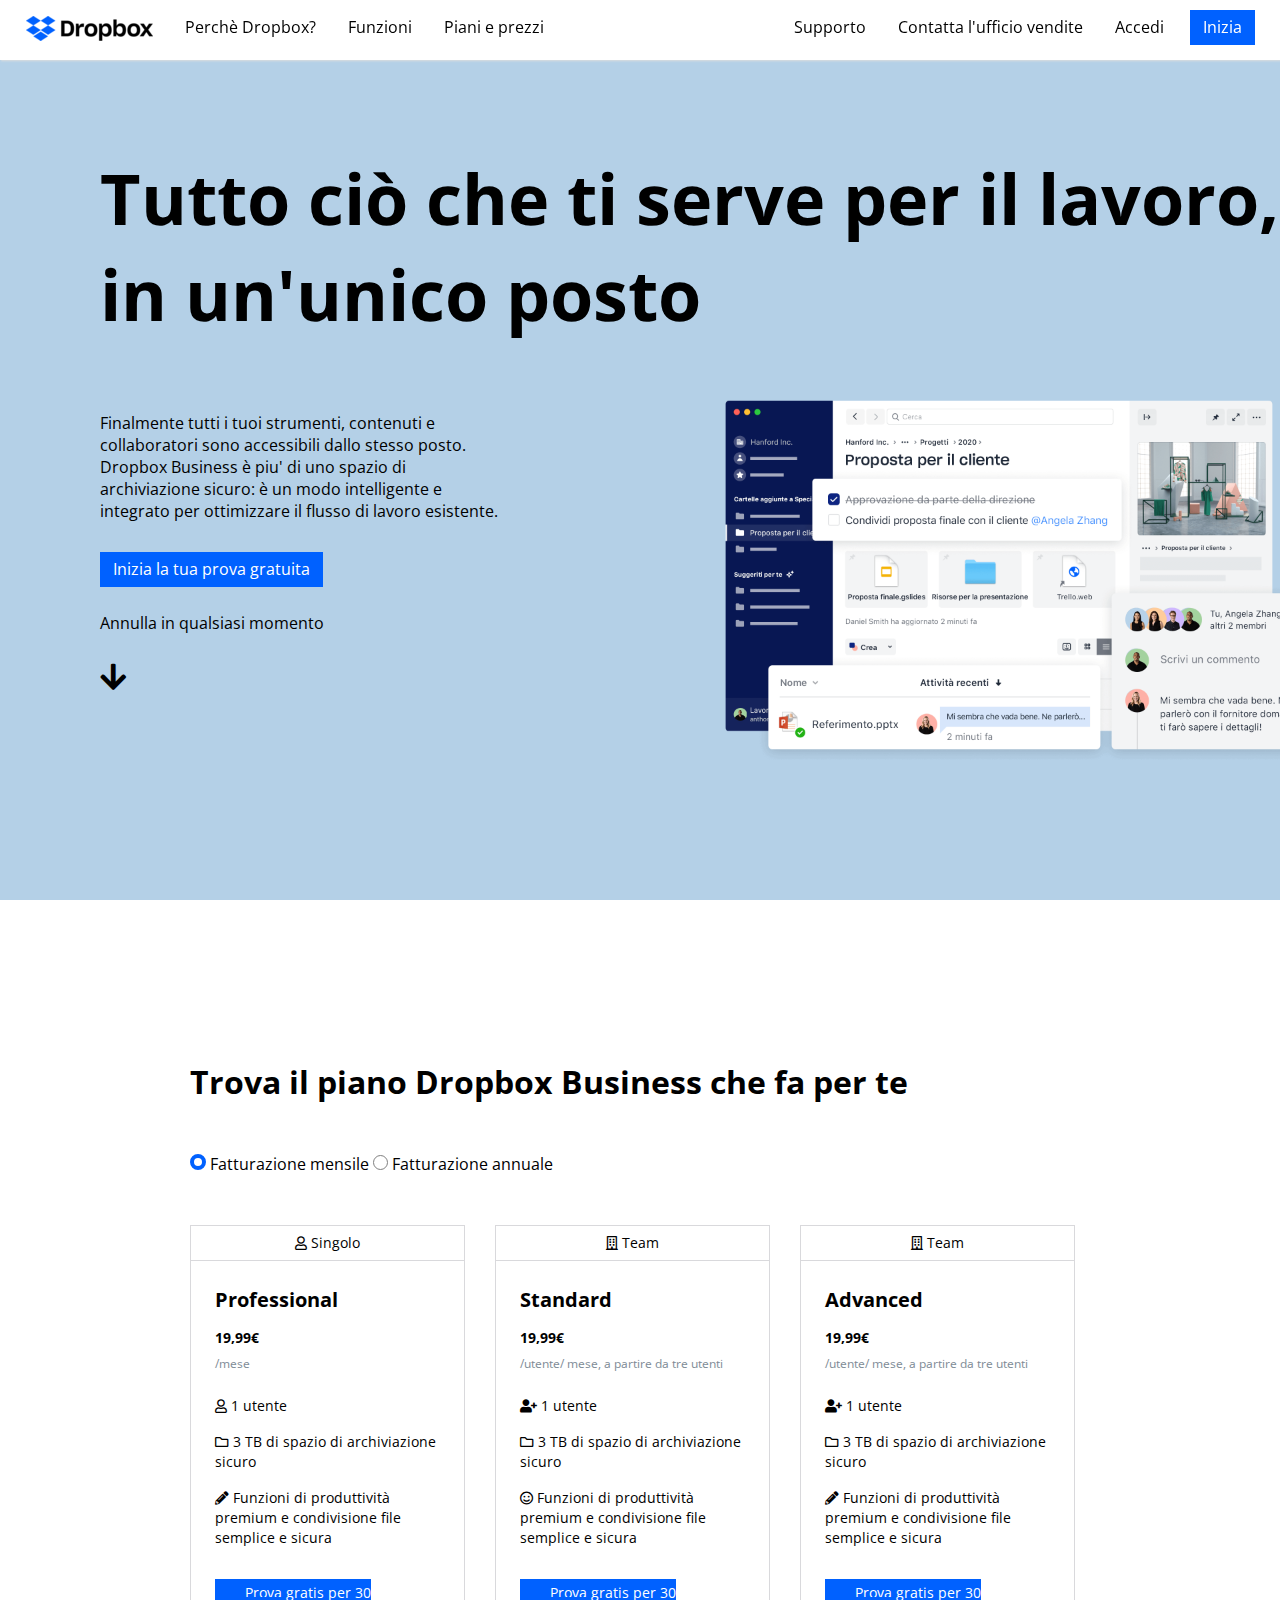
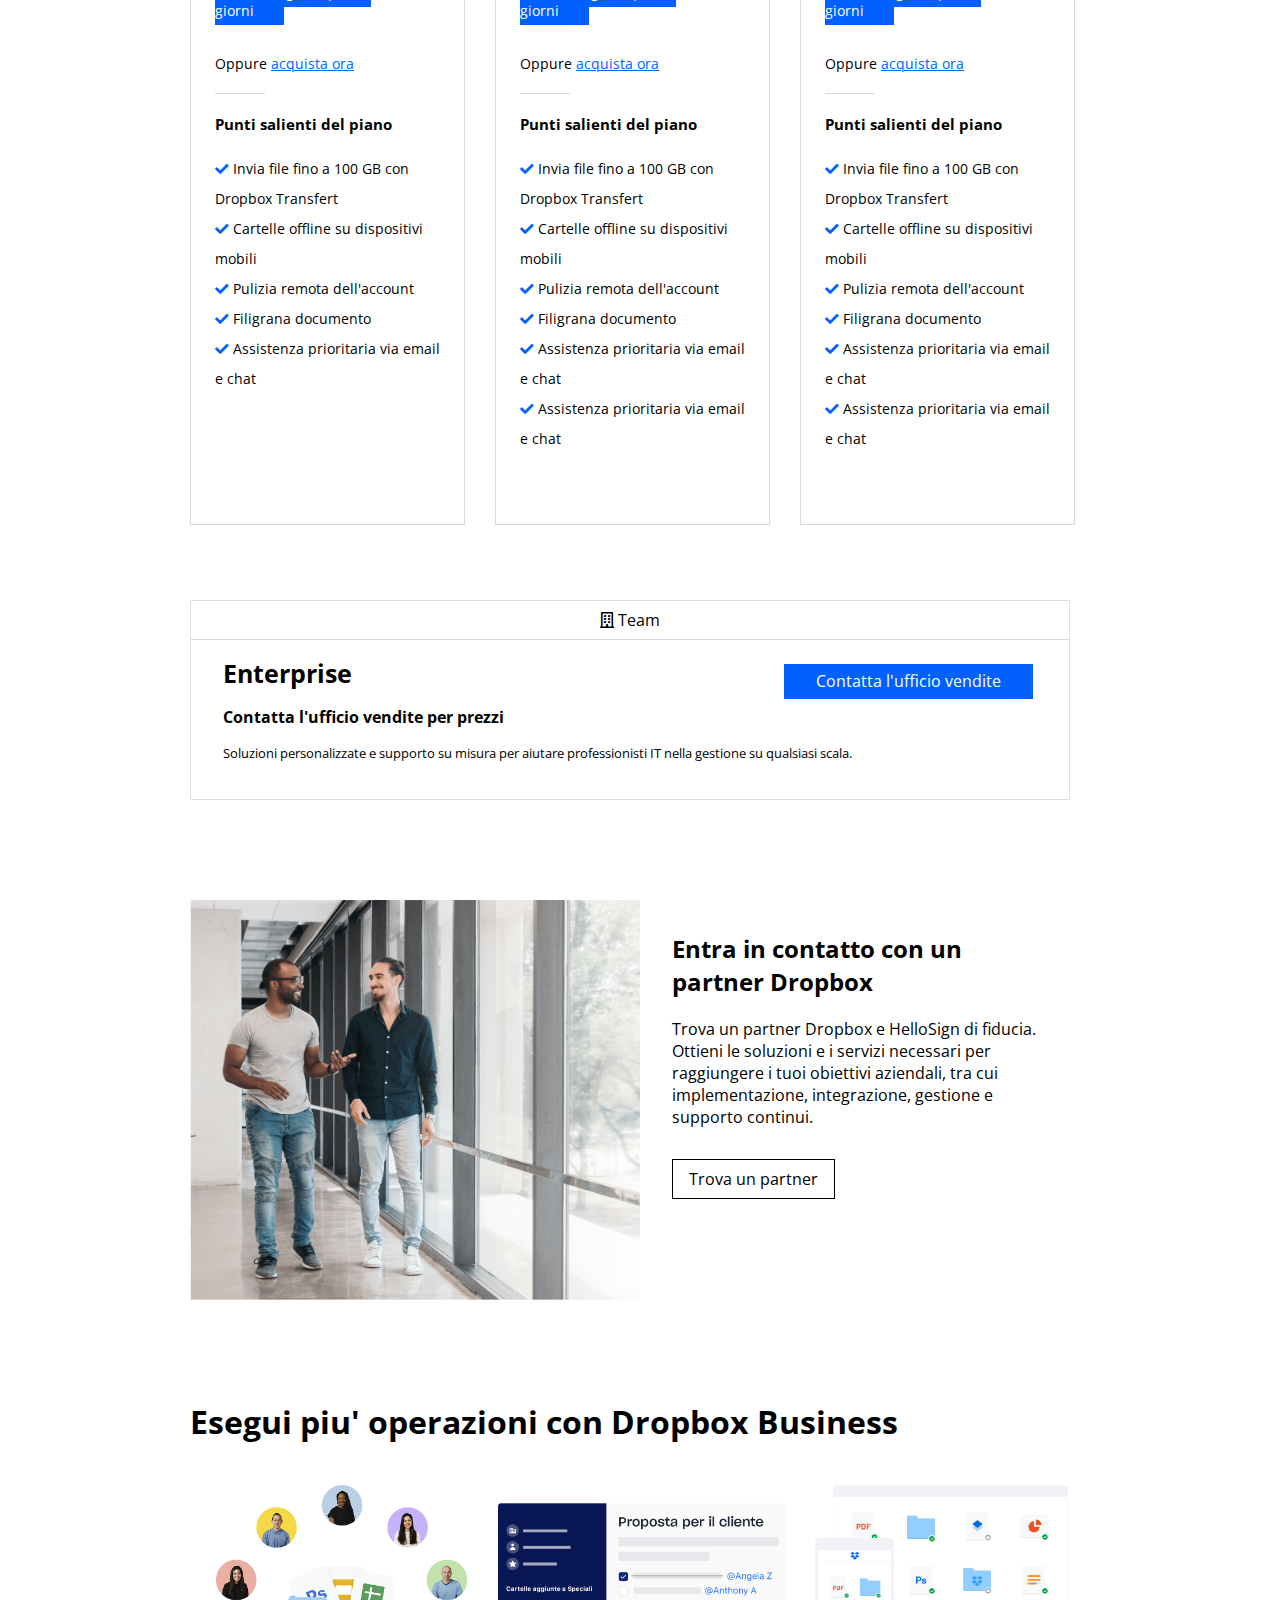
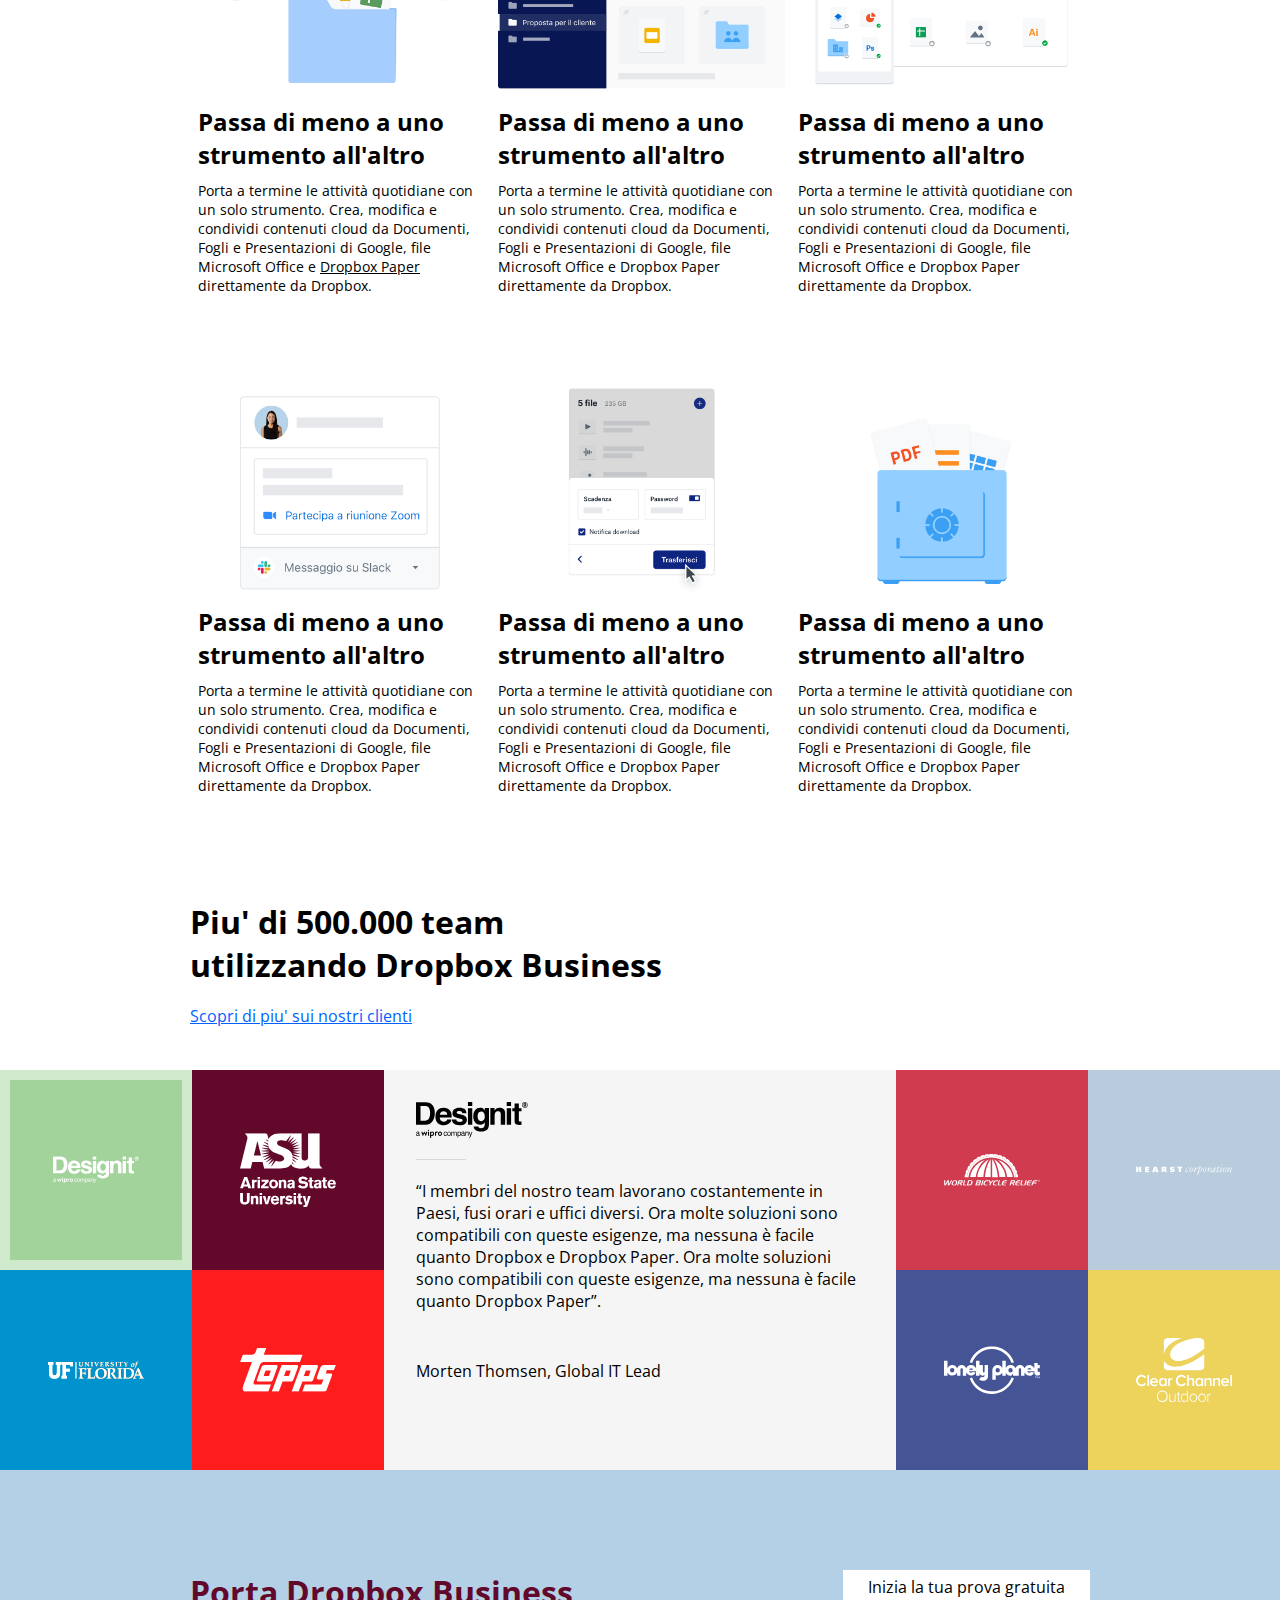
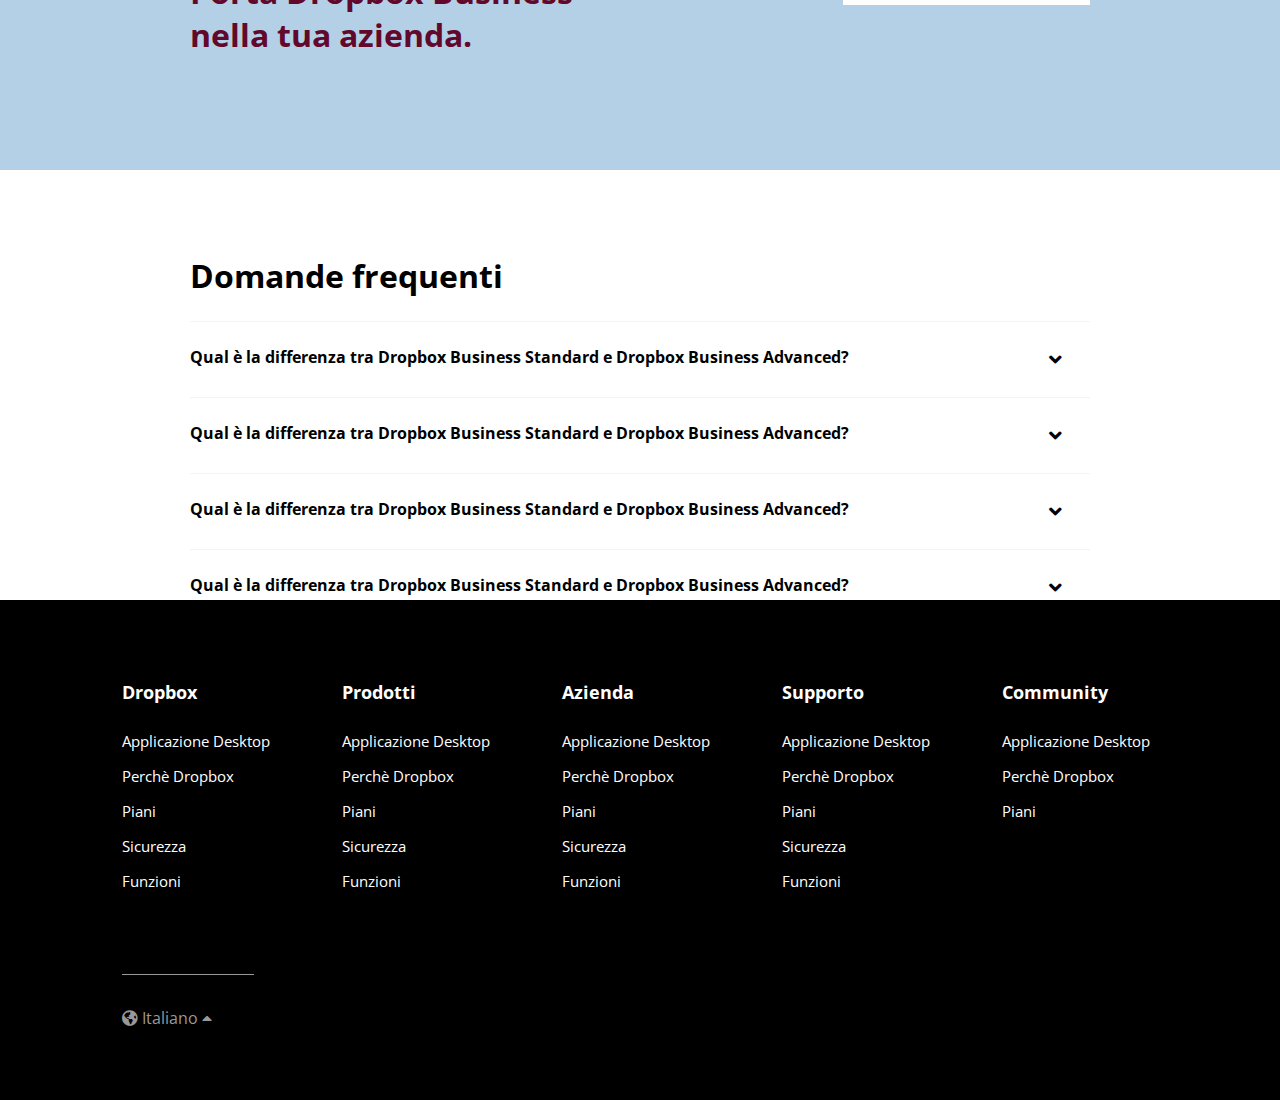
<file: index.html>
<!DOCTYPE html>
<html lang="it">
  <head>
    <meta charset="UTF-8" />
    <meta http-equiv="X-UA-Compatible" content="IE=edge" />
    <meta name="viewport" content="width=device-width, initial-scale=1.0" />
    <link rel="preconnect" href="https://fonts.gstatic.com" />
    <link rel="stylesheet" href="./css/style.css" />
    <link
      href="https://fonts.googleapis.com/css2?family=Open+Sans:ital,wght@0,400;0,700;0,800;1,400&amp;display=swap"
      rel="stylesheet"
    />
    <link
      rel="stylesheet"
      href="https://cdnjs.cloudflare.com/ajax/libs/font-awesome/5.15.4/css/all.min.css"
      integrity="sha512-1ycn6IcaQQ40/MKBW2W4Rhis/DbILU74C1vSrLJxCq57o941Ym01SwNsOMqvEBFlcgUa6xLiPY/NS5R+E6ztJQ=="
      crossorigin="anonymous"
      referrerpolicy="no-referrer"
    />
    <title>Dropbox</title>
  </head>

  <body class="clearfix">
    <header>
      <nav class="nav_bar">
        <div class="first">
          <img class="dropbox" src="./img/logo-small.png" alt="logo_Dropbox" />
          <ul class="menu">
            <li><a href="#">Perchè Dropbox?</a></li>
            <li><a href="#"> Funzioni </a></li>
            <li><a href="#"> Piani e prezzi </a></li>
          </ul>
        </div>
        <div class="second">
          <a href="#" class="but_start">Inizia</a>
          <ul class="menu1">
            <li><a href="#">Accedi</a></li>
            <li><a href="#"> Contatta l'ufficio vendite </a></li>
            <li><a href="#"> Supporto </a></li>
          </ul>
        </div>
      </nav>
    </header>
    <!-- ./header -->

    <main class="content">
      <div class="hero_image">
        <img class="jumbo" src="./img/jumbo.png" alt="sito" />
        <h1 class="heading">
          Tutto ciò che ti serve per il lavoro, <br />in un'unico posto
        </h1>
        <p class="description">
          Finalmente tutti i tuoi strumenti, contenuti e collaboratori sono
          accessibili dallo stesso posto. Dropbox Business è piu' di uno spazio
          di archiviazione sicuro: è un modo intelligente e integrato per
          ottimizzare il flusso di lavoro esistente.
        </p>
        <a href="#" class="but_free">Inizia la tua prova gratuita</a>
        <p class="caption">Annulla in qualsiasi momento</p>
        <br />
        <span class="arrow"><i class="fas fa-arrow-down"></i></span>
      </div>
      <div class="small">
        <div class="one">
          <h1 class="business">
            Trova il piano Dropbox Business che fa per te
          </h1>
          <div class="choose">
            <div class="circle_blue"></div>
            <span>Fatturazione mensile</span>
            <div class="circle"></div>
            <span>Fatturazione annuale</span>
          </div>
          <div class="uno">
            <div class="Pro">
              <span><i class="far fa-user"></i></span> Singolo
            </div>
            <div class="contenitore">
              <div class="Pro_1"><h2>Professional</h2></div>
              <div class="price">19,99€</div>
              <div class="month">/mese</div>

              <div class="elenco">
                <div class="user">
                  <span><i class="far fa-user"></i> 1 utente</span>
                </div>
                <div class="tb">
                  <span
                    ><i class="far fa-folder"></i> 3 TB di spazio di
                    archiviazione sicuro</span
                  >
                </div>
                <div class="function">
                  <span
                    ><i class="fas fa-pencil-alt"></i> Funzioni di produttività
                    premium e condivisione file semplice e sicura</span
                  >
                </div>
              </div>
              <a href="#" class="but_prova">Prova gratis per 30 giorni</a>
              <div class="buy">
                Oppure <a class="now" href="#">acquista ora</a>
              </div>
              <div class="linea"></div>
              <div class="title_card"><h4>Punti salienti del piano</h4></div>
              <ul class="list_plane">
                <li>
                  <span class="check"><i class="fas fa-check"></i></span> Invia
                  file fino a 100 GB con Dropbox Transfert
                </li>
                <li>
                  <span class="check"> <i class="fas fa-check"></i></span>
                  Cartelle offline su dispositivi mobili
                </li>
                <li>
                  <span class="check"><i class="fas fa-check"></i></span>
                  Pulizia remota dell'account
                </li>
                <li>
                  <span class="check"><i class="fas fa-check"></i></span>
                  Filigrana documento
                </li>
                <li>
                  <span class="check"><i class="fas fa-check"></i></span>
                  Assistenza prioritaria via email e chat
                </li>
              </ul>
            </div>
          </div>
          <div class="due">
            <div class="Pro"><i class="far far fa-building"></i> Team</div>
            <div class="contenitore">
              <div class="Pro_1"><h2>Standard</h2></div>
              <div class="price">19,99€</div>
              <div class="month">/utente/ mese, a partire da tre utenti</div>

              <div class="elenco">
                <div class="user">
                  <span><i class="fas fa-user-plus"></i> 1 utente</span>
                </div>
                <div class="tb">
                  <span
                    ><i class="far fa-folder"></i> 3 TB di spazio di
                    archiviazione sicuro</span
                  >
                </div>
                <div class="function">
                  <span
                    ><i class="far fa-smile"></i> Funzioni di produttività
                    premium e condivisione file semplice e sicura</span
                  >
                </div>
              </div>
              <a href="#" class="but_prova">Prova gratis per 30 giorni</a>
              <div class="buy">
                Oppure <a class="now" href="#">acquista ora</a>
              </div>
              <div class="linea"></div>
              <div class="title_card"><h4>Punti salienti del piano</h4></div>
              <ul class="list_plane">
                <li>
                  <span class="check"><i class="fas fa-check"></i></span> Invia
                  file fino a 100 GB con Dropbox Transfert
                </li>
                <li>
                  <span class="check"> <i class="fas fa-check"></i></span>
                  Cartelle offline su dispositivi mobili
                </li>
                <li>
                  <span class="check"><i class="fas fa-check"></i></span>
                  Pulizia remota dell'account
                </li>
                <li>
                  <span class="check"><i class="fas fa-check"></i></span>
                  Filigrana documento
                </li>
                <li>
                  <span class="check"><i class="fas fa-check"></i></span>
                  Assistenza prioritaria via email e chat
                </li>
                <li>
                  <span class="check"><i class="fas fa-check"></i></span>
                  Assistenza prioritaria via email e chat
                </li>
              </ul>
            </div>
          </div>
          <div class="tre">
            <div class="Pro">
              <span> <i class="far far fa-building"></i></span> Team
            </div>
            <div class="contenitore">
              <div class="Pro_1"><h2>Advanced</h2></div>
              <div class="price">19,99€</div>
              <div class="month">/utente/ mese, a partire da tre utenti</div>

              <div class="elenco">
                <div class="user">
                  <span><i class="fas fa-user-plus"></i> 1 utente</span>
                </div>
                <div class="tb">
                  <span
                    ><i class="far fa-folder"></i> 3 TB di spazio di
                    archiviazione sicuro</span
                  >
                </div>
                <div class="function">
                  <span
                    ><i class="fas fa-pencil-alt"></i> Funzioni di produttività
                    premium e condivisione file semplice e sicura</span
                  >
                </div>
              </div>
              <a href="#" class="but_prova">Prova gratis per 30 giorni</a>
              <div class="buy">
                Oppure <a class="now" href="#">acquista ora</a>
              </div>
              <div class="linea"></div>
              <div class="title_card"><h4>Punti salienti del piano</h4></div>
              <ul class="list_plane">
                <li>
                  <span class="check"><i class="fas fa-check"></i></span> Invia
                  file fino a 100 GB con Dropbox Transfert
                </li>
                <li>
                  <span class="check"><i class="fas fa-check"></i></span>
                  Cartelle offline su dispositivi mobili
                </li>
                <li>
                  <span class="check"><i class="fas fa-check"></i></span>
                  Pulizia remota dell'account
                </li>
                <li>
                  <span class="check"><i class="fas fa-check"></i></span>
                  Filigrana documento
                </li>
                <li>
                  <span class="check"><i class="fas fa-check"></i></span>
                  Assistenza prioritaria via email e chat
                </li>
                <li>
                  <span class="check"><i class="fas fa-check"></i></span>
                  Assistenza prioritaria via email e chat
                </li>
              </ul>
            </div>
          </div>
        </div>
        <div class="two">
          <div class="rectangle">
            <div class="Pro">
              <span> <i class="far far fa-building"></i></span> Team
            </div>
            <div class="box">
              <span class="Ent">Enterprise </span>
              <a href="#" class="but_sales">Contatta l'ufficio vendite</a>
              <p class="contact">Contatta l'ufficio vendite per prezzi</p>
              <p class="text">
                Soluzioni personalizzate e supporto su misura per aiutare
                professionisti IT nella gestione su qualsiasi scala.
              </p>
            </div>
          </div>
        </div>
        <div class="three">
          <div class="people"></div>
          <div class="partner">
            <h2>Entra in contatto con un partner Dropbox</h2>
            <p class="text_part">
              Trova un partner Dropbox e HelloSign di fiducia. Ottieni le
              soluzioni e i servizi necessari per raggiungere i tuoi obiettivi
              aziendali, tra cui implementazione, integrazione, gestione e
              supporto continui.
            </p>
            <a href="#" class="but_partner">Trova un partner</a>
          </div>
        </div>
        <div class="four">
          <h1 class="get_in">Esegui piu' operazioni con Dropbox Business</h1>
          <div class="row">
            <div class="riquadri">
              <img
                class="business_image"
                src="./img/business-feature-switching-tools.png"
                alt="people and a folder"
              />
              <h2 class="strument">Passa di meno a uno strumento all'altro</h2>
              <p class="activities">
                Porta a termine le attività quotidiane con un solo strumento.
                Crea, modifica e condividi contenuti cloud da Documenti, Fogli e
                Presentazioni di Google, file Microsoft Office e
                <span class="Paper">Dropbox Paper</span> direttamente da
                Dropbox.
              </p>
            </div>
            <div class="riquadri">
              <img
                class="business_image"
                src="./img/business-feature-coordinate-it.png"
                alt="menu client"
              />
              <h2 class="strument">Passa di meno a uno strumento all'altro</h2>
              <p class="activities">
                Porta a termine le attività quotidiane con un solo strumento.
                Crea, modifica e condividi contenuti cloud da Documenti, Fogli e
                Presentazioni di Google, file Microsoft Office e Dropbox Paper
                direttamente da Dropbox.
              </p>
            </div>
          </div>
          <div class="riquadri">
            <img
              class="business_image"
              src="./img/business-feature-multi-device.png"
              alt="folder desktop"
            />
            <h2 class="strument">Passa di meno a uno strumento all'altro</h2>
            <p class="activities">
              Porta a termine le attività quotidiane con un solo strumento.
              Crea, modifica e condividi contenuti cloud da Documenti, Fogli e
              Presentazioni di Google, file Microsoft Office e Dropbox Paper
              direttamente da Dropbox.
            </p>
          </div>
          <div class="row">
            <div class="riquadri">
              <img
                class="business_image"
                src="./img/business-feature-integrations-it.png"
                alt="slack icon and zoom meeting"
              />
              <h2 class="strument">Passa di meno a uno strumento all'altro</h2>
              <p class="activities">
                Porta a termine le attività quotidiane con un solo strumento.
                Crea, modifica e condividi contenuti cloud da Documenti, Fogli e
                Presentazioni di Google, file Microsoft Office e Dropbox Paper
                direttamente da Dropbox.
              </p>
            </div>
            <div class="riquadri">
              <img
                class="business_image"
                src="./img/business-feature-send-files-it.png"
                alt="send files"
              />
              <h2 class="strument">Passa di meno a uno strumento all'altro</h2>
              <p class="activities">
                Porta a termine le attività quotidiane con un solo strumento.
                Crea, modifica e condividi contenuti cloud da Documenti, Fogli e
                Presentazioni di Google, file Microsoft Office e Dropbox Paper
                direttamente da Dropbox.
              </p>
            </div>
          </div>
          <div class="riquadri">
            <img
              class="business_image"
              src="./img/business-feature-security.png"
              alt="files security"
            />
            <h2 class="strument">Passa di meno a uno strumento all'altro</h2>
            <p class="activities">
              Porta a termine le attività quotidiane con un solo strumento.
              Crea, modifica e condividi contenuti cloud da Documenti, Fogli e
              Presentazioni di Google, file Microsoft Office e Dropbox Paper
              direttamente da Dropbox.
            </p>
          </div>
        </div>
        <div class="five">
          <h1>
            Piu' di 500.000 team <br />
            utilizzando Dropbox Business
          </h1>
          <div>
            <a class="clients" href="#"> Scopri di piu' sui nostri clienti</a>
          </div>
        </div>
      </div>

      <div class="large">
        <div class="quad_box">
          <div class="riga">
            <div class="sponsor">
              <img class="design" src="./img/designit.svg" alt="" />
            </div>
            <div class="sponsor1">
              <img
                class="design"
                src="./img/arizona_state_university.svg"
                alt=""
              />
            </div>
            <div class="sponsor2">
              <img
                class="design"
                src="./img/university_of_florida.svg"
                alt=""
              />
            </div>
            <div class="sponsor3">
              <img class="design" src="./img/topps.svg" alt="" />
            </div>
          </div>
        </div>
        <div class="company">
          <img class="black_logo" src="./img/designit.svg" alt="" />
          <div class="linea"></div>
          <p class="country">
            “I membri del nostro team lavorano costantemente in Paesi, fusi
            orari e uffici diversi. Ora molte soluzioni sono compatibili con
            queste esigenze, ma nessuna è facile quanto Dropbox e Dropbox Paper.
            Ora molte soluzioni sono compatibili con queste esigenze, ma nessuna
            è facile quanto Dropbox Paper”.
          </p>
          <div class="cit">Morten Thomsen, Global IT Lead</div>
        </div>
        <div class="quad_box">
          <div class="riga">
            <div class="sponsor4">
              <img class="design" src="./img/world_bicycle_relief.svg" alt="" />
            </div>
            <div class="sponsor5">
              <img class="design" src="./img/hearst_corp.svg" alt="" />
            </div>
            <div class="sponsor6">
              <img class="design" src="./img/lonely_planet.svg" alt="" />
            </div>
            <div class="sponsor7">
              <img class="design" src="./img/clear_channel.svg" alt="" />
            </div>
          </div>
        </div>
      </div>
      <div class="large1">
        <div class="take_dropbox">
          <div class="agency">
            <h1 class="title_dark">
              Porta Dropbox Business <br />
              nella tua azienda.
            </h1>
            <a class="but_final" href="#">Inizia la tua prova gratuita</a>
          </div>
        </div>
      </div>

      <div class="small1">
        <div class="questions">
          <div class="row_quote">
            <h1>Domande frequenti</h1>
          </div>
          <div class="row_quote">
            <div class="bold">
              Qual è la differenza tra Dropbox Business Standard e Dropbox
              Business Advanced?
              <div class="angle_down"><i class="fas fa-angle-down"></i></div>
            </div>
          </div>

          <div class="row_quote">
            <div class="bold">
              Qual è la differenza tra Dropbox Business Standard e Dropbox
              Business Advanced?
              <div class="angle_down"><i class="fas fa-angle-down"></i></div>
            </div>
          </div>

          <div class="row_quote">
            <div class="bold">
              Qual è la differenza tra Dropbox Business Standard e Dropbox
              Business Advanced?
              <div class="angle_down"><i class="fas fa-angle-down"></i></div>
            </div>
          </div>

          <div class="row_quote">
            <div class="bold">
              Qual è la differenza tra Dropbox Business Standard e Dropbox
              Business Advanced?
              <div class="angle_down"><i class="fas fa-angle-down"></i></div>
            </div>
          </div>
        </div>
      </div>
    </main>
    <!-- ./main -->

    <footer class="copyright">
      <div class="columns">
        <div class="col">
          <div class="col_1">
            <h3>Dropbox</h3>
            <ul class="footer_col">
              <li><a href="#">Applicazione Desktop</a></li>
              <li><a href="#">Perchè Dropbox</a></li>
              <li><a href="#">Piani</a></li>
              <li><a href="#">Sicurezza</a></li>
              <li><a href="#">Funzioni</a></li>
            </ul>
          </div>
          <div class="col_2">
            <h3>Prodotti</h3>
            <ul class="footer_col">
              <li><a href="#">Applicazione Desktop</a></li>
              <li><a href="#">Perchè Dropbox</a></li>
              <li><a href="#">Piani</a></li>
              <li><a href="#">Sicurezza</a></li>
              <li><a href="#">Funzioni</a></li>
            </ul>
          </div>
          <div class="col_3">
            <h3>Azienda</h3>
            <ul class="footer_col">
              <li><a href="#">Applicazione Desktop</a></li>
              <li><a href="#">Perchè Dropbox</a></li>
              <li><a href="#">Piani</a></li>
              <li><a href="#">Sicurezza</a></li>
              <li><a href="#">Funzioni</a></li>
            </ul>
          </div>
          <div class="col_4">
            <h3>Supporto</h3>
            <ul class="footer_col">
              <li><a href="#">Applicazione Desktop</a></li>
              <li><a href="#">Perchè Dropbox</a></li>
              <li><a href="#">Piani</a></li>
              <li><a href="#">Sicurezza</a></li>
              <li><a href="#">Funzioni</a></li>
            </ul>
          </div>
          <div class="col_5">
            <h3>Community</h3>
            <ul class="footer_col">
              <li><a href="#">Applicazione Desktop</a></li>
              <li><a href="#">Perchè Dropbox</a></li>
              <li><a href="#">Piani</a></li>
            </ul>
          </div>
        </div>
      </div>
      <div class="language">
        <div class="foot_box">
          <div class="border"></div>
          <div class="world">
            <i class="fas fa-globe-americas"></i>
          </div>
          <div class="ita">Italiano</div>
          <div class="caret"><i class="fas fa-caret-up"></i></div>
        </div>
      </div>
    </footer>
    <!-- ./footer -->
  </body>
</html>
</file>
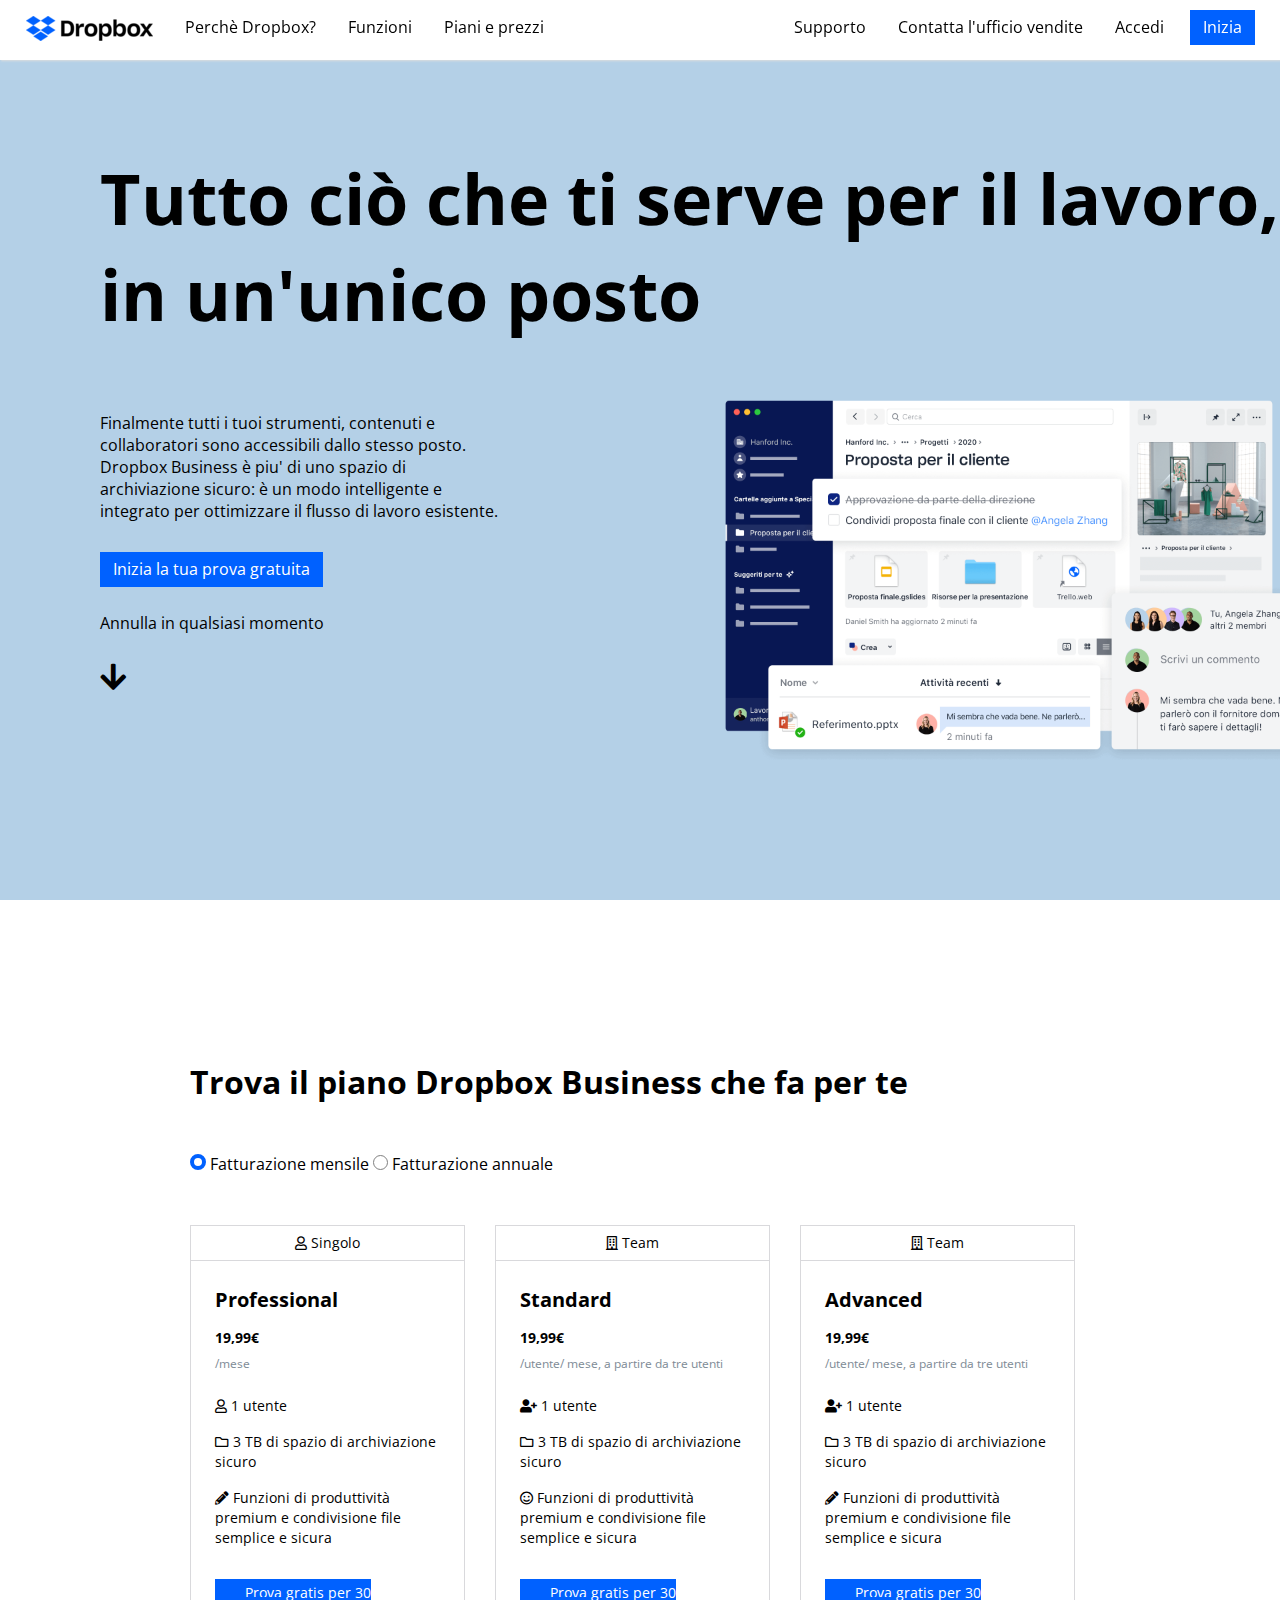
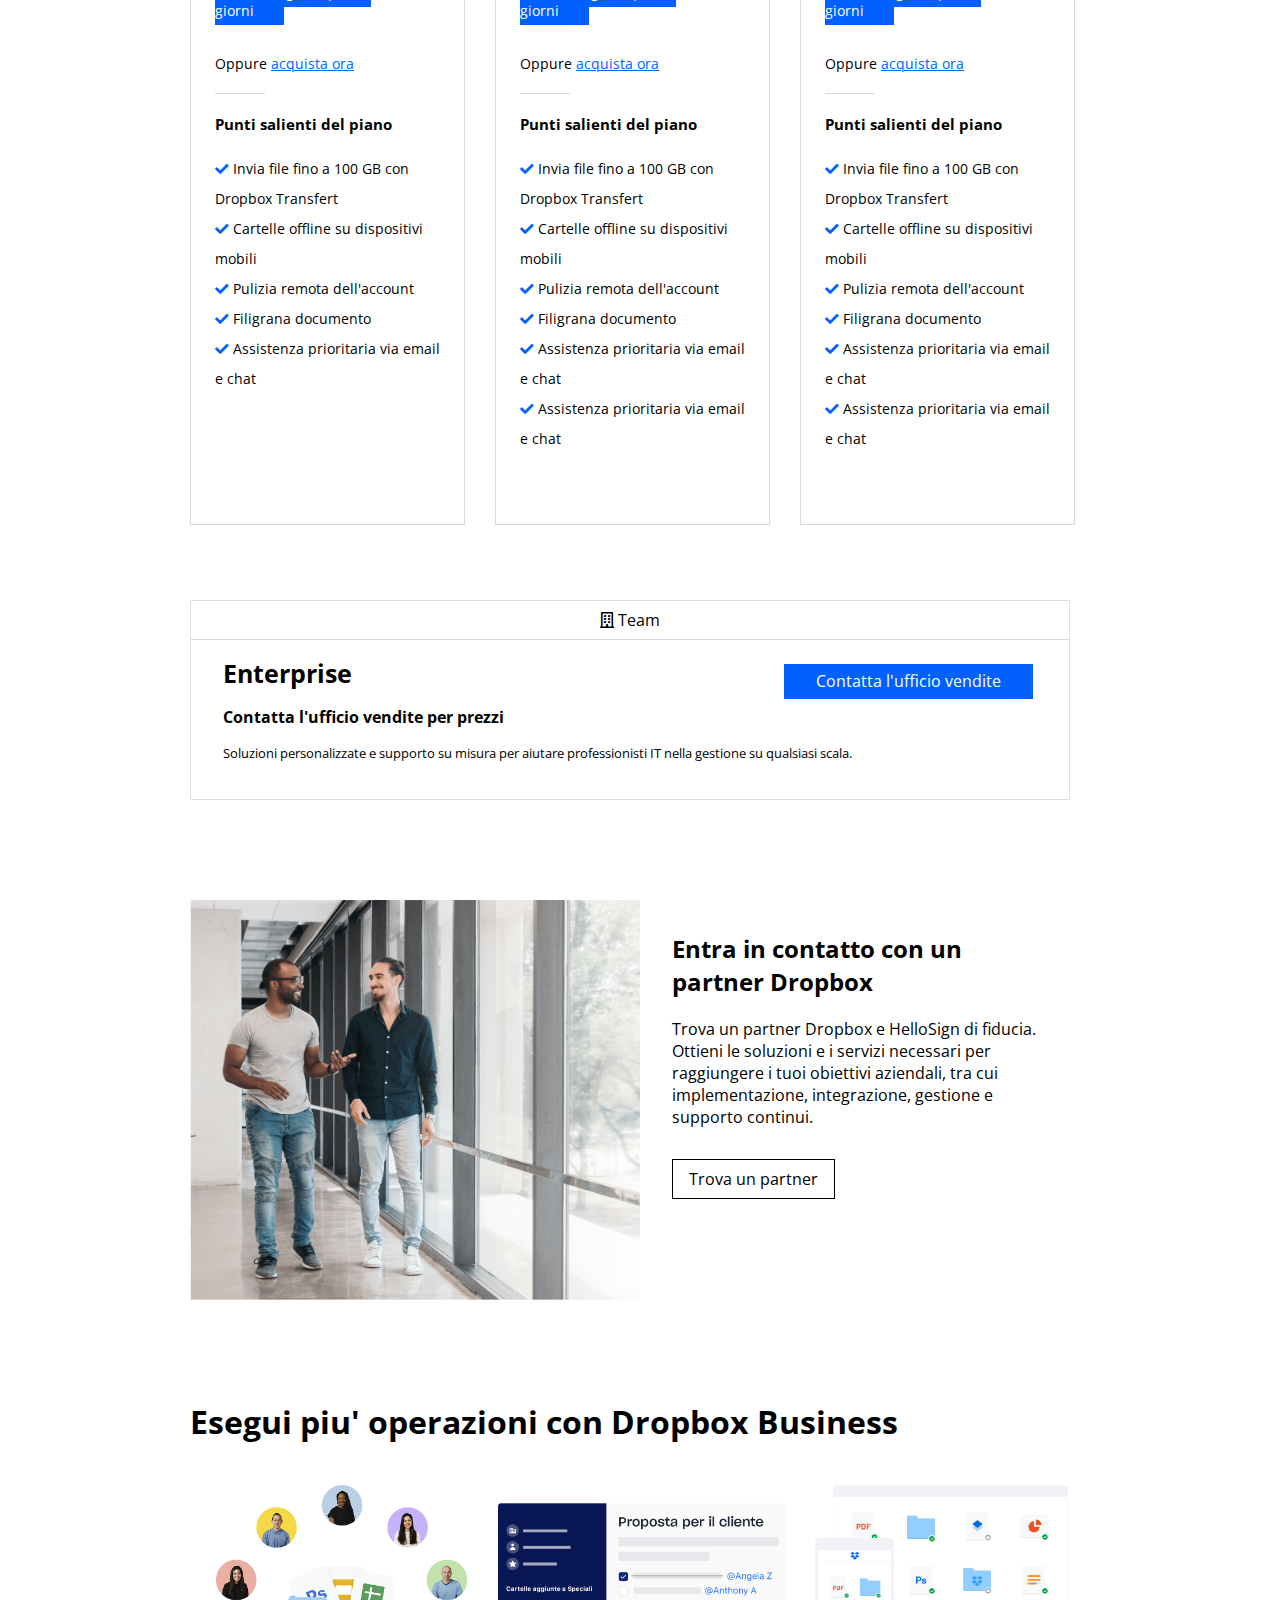
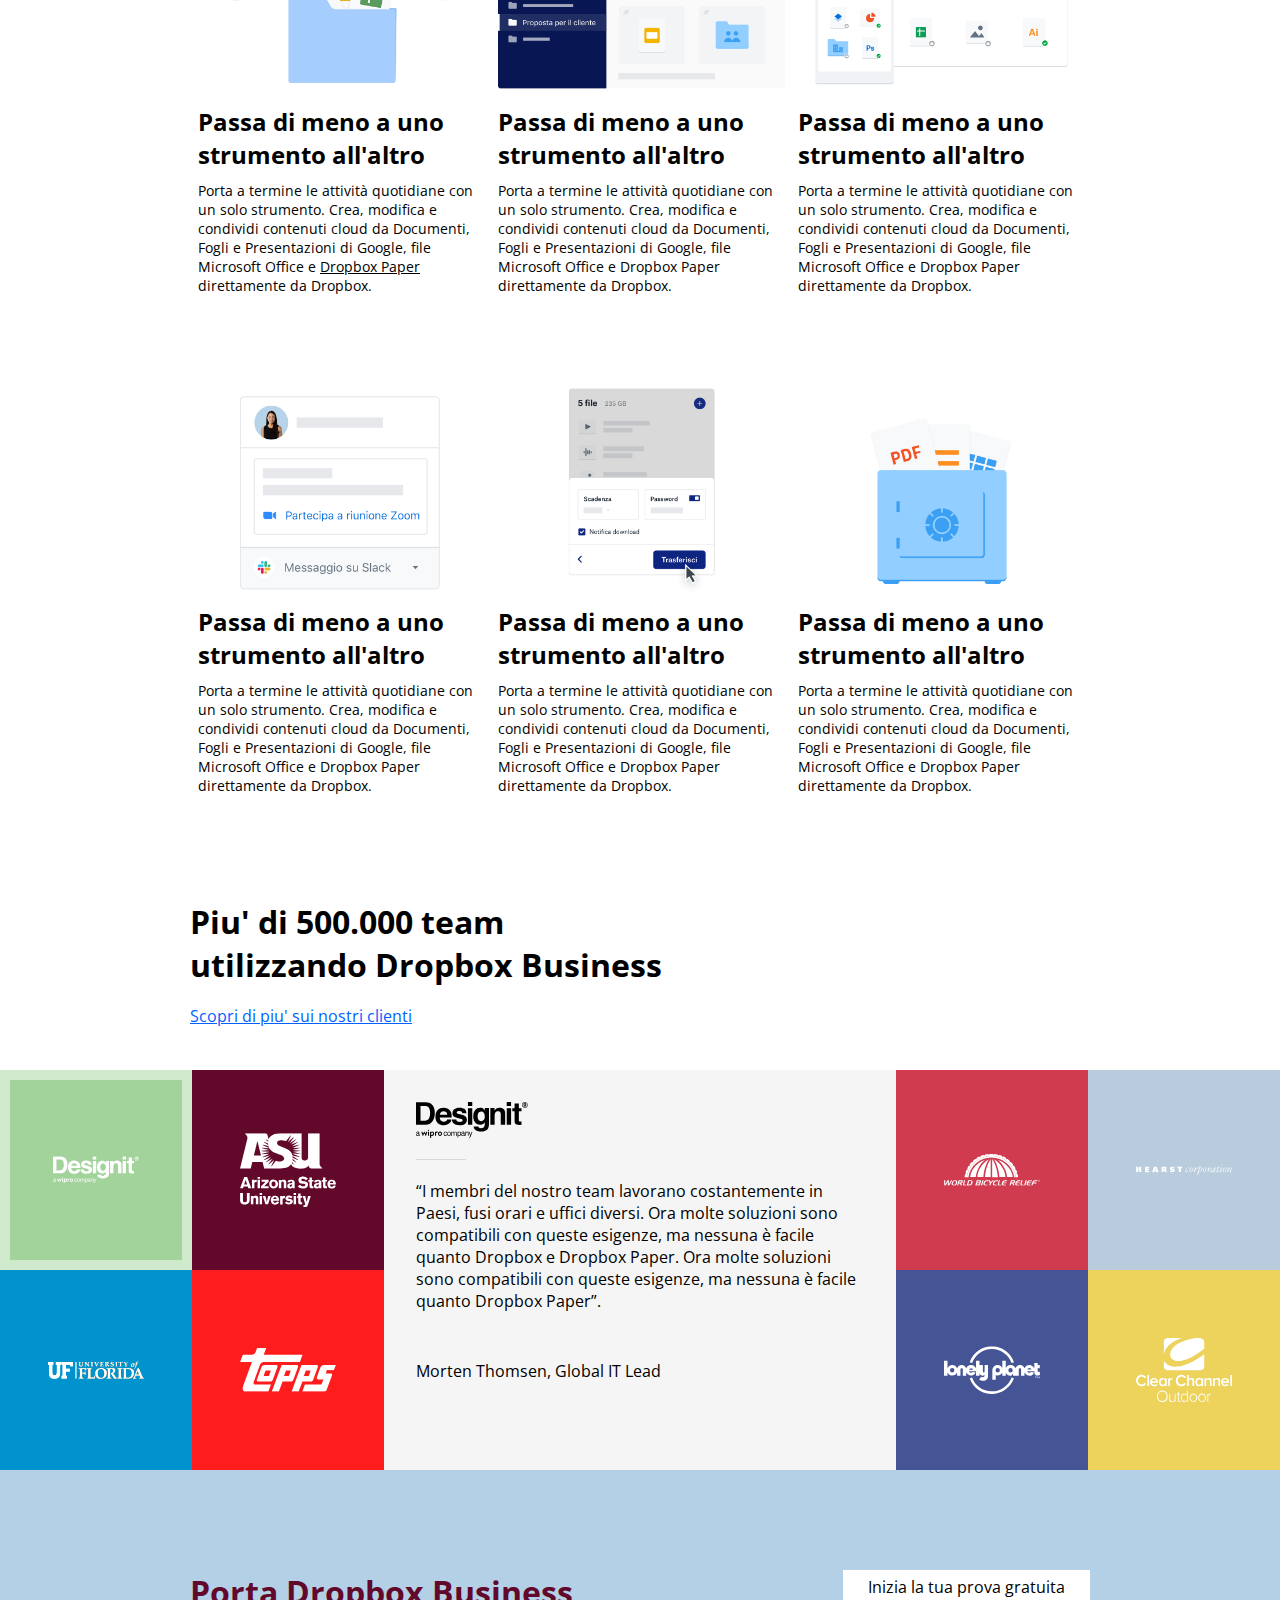
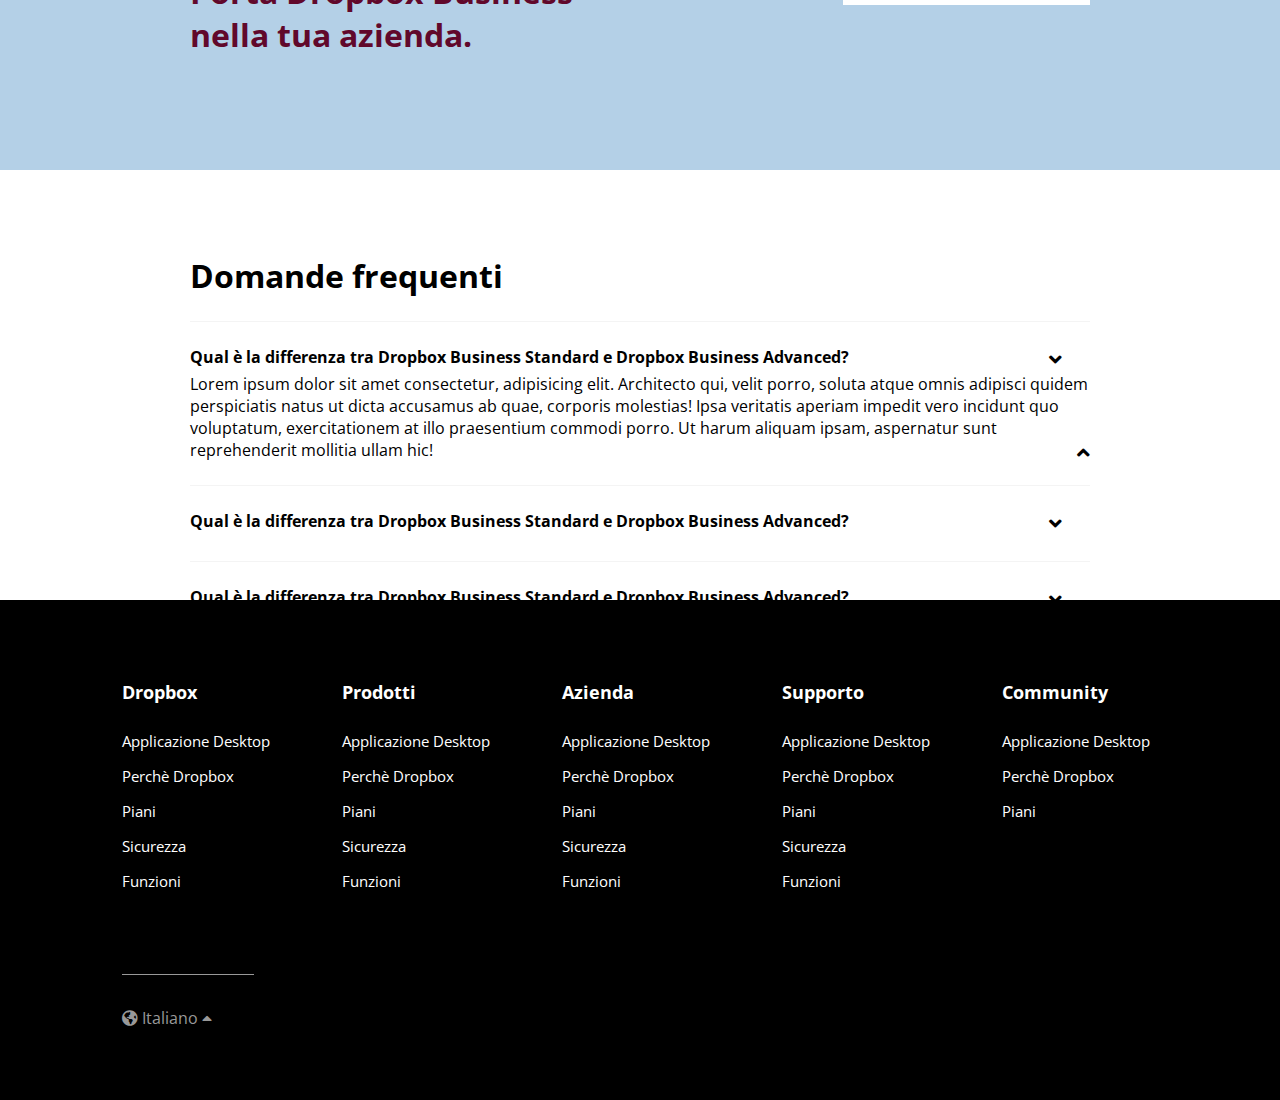
<file: Bonus/index.html>
<!DOCTYPE html>
<html lang="it">
  <head>
    <meta charset="UTF-8" />
    <meta http-equiv="X-UA-Compatible" content="IE=edge" />
    <meta name="viewport" content="width=device-width, initial-scale=1.0" />
    <link rel="preconnect" href="https://fonts.gstatic.com" />
    <link rel="stylesheet" href="../css/style.css" />
    <link
      href="https://fonts.googleapis.com/css2?family=Open+Sans:ital,wght@0,400;0,700;0,800;1,400&amp;display=swap"
      rel="stylesheet"
    />
    <link
      rel="stylesheet"
      href="https://cdnjs.cloudflare.com/ajax/libs/font-awesome/5.15.4/css/all.min.css"
      integrity="sha512-1ycn6IcaQQ40/MKBW2W4Rhis/DbILU74C1vSrLJxCq57o941Ym01SwNsOMqvEBFlcgUa6xLiPY/NS5R+E6ztJQ=="
      crossorigin="anonymous"
      referrerpolicy="no-referrer"
    />
    <title>Dropbox</title>
  </head>

  <body class="clearfix">
    <header>
      <nav class="nav_bar">
        <div class="first">
          <img class="dropbox" src="./img/logo-small.png" alt="logo_Dropbox" />
          <ul class="menu">
            <li><a href="#">Perchè Dropbox?</a></li>
            <li><a href="#"> Funzioni </a></li>
            <li><a href="#"> Piani e prezzi </a></li>
          </ul>
        </div>
        <div class="second">
          <a href="#" class="but_start">Inizia</a>
          <ul class="menu1">
            <li><a href="#">Accedi</a></li>
            <li><a href="#"> Contatta l'ufficio vendite </a></li>
            <li>
              <a href="#"> Supporto </a>
              <!-- <ul class="dropdown">
                <li><a href="#">Centro Assistenza</a></li>
                <li><a href="#">Impostazioni Privacy</a></li>
              </ul> -->
            </li>
          </ul>
        </div>
      </nav>
    </header>
    <!-- ./header -->

    <main class="content">
      <div class="hero_image">
        <img class="jumbo" src="./img/jumbo.png" alt="sito" />
        <h1 class="heading">
          Tutto ciò che ti serve per il lavoro, <br />in un'unico posto
        </h1>
        <p class="description">
          Finalmente tutti i tuoi strumenti, contenuti e collaboratori sono
          accessibili dallo stesso posto. Dropbox Business è piu' di uno spazio
          di archiviazione sicuro: è un modo intelligente e integrato per
          ottimizzare il flusso di lavoro esistente.
        </p>
        <a href="#" class="but_free">Inizia la tua prova gratuita</a>
        <p class="caption">Annulla in qualsiasi momento</p>
        <br />
        <span class="arrow"
          ><a href="#sezione_piani"><i class="fas fa-arrow-down"></i></a
        ></span>
      </div>
      <div class="small">
        <div class="one">
          <a id="sezione_piani"></a>
          <h1 class="business">
            Trova il piano Dropbox Business che fa per te
          </h1>
          <div class="choose">
            <div class="circle_blue"></div>
            <span>Fatturazione mensile</span>
            <div class="circle"></div>
            <span>Fatturazione annuale</span>
          </div>
          <div class="uno">
            <div class="Pro">
              <span><i class="far fa-user"></i></span> Singolo
            </div>
            <div class="contenitore">
              <div class="Pro_1"><h2>Professional</h2></div>
              <div class="price">19,99€</div>
              <div class="month">/mese</div>

              <div class="elenco">
                <div class="user">
                  <span><i class="far fa-user"></i> 1 utente</span>
                </div>
                <div class="tb">
                  <span
                    ><i class="far fa-folder"></i> 3 TB di spazio di
                    archiviazione sicuro</span
                  >
                </div>
                <div class="function">
                  <span
                    ><i class="fas fa-pencil-alt"></i> Funzioni di produttività
                    premium e condivisione file semplice e sicura</span
                  >
                </div>
              </div>
              <a href="#" class="but_prova">Prova gratis per 30 giorni</a>
              <div class="buy">
                Oppure <a class="now" href="#">acquista ora</a>
              </div>
              <div class="linea"></div>
              <div class="title_card"><h4>Punti salienti del piano</h4></div>
              <ul class="list_plane">
                <li>
                  <span class="check"><i class="fas fa-check"></i></span> Invia
                  file fino a 100 GB con Dropbox Transfert
                </li>
                <li>
                  <span class="check"> <i class="fas fa-check"></i></span>
                  Cartelle offline su dispositivi mobili
                </li>
                <li>
                  <span class="check"><i class="fas fa-check"></i></span>
                  Pulizia remota dell'account
                </li>
                <li>
                  <span class="check"><i class="fas fa-check"></i></span>
                  Filigrana documento
                </li>
                <li>
                  <span class="check"><i class="fas fa-check"></i></span>
                  Assistenza prioritaria via email e chat
                </li>
              </ul>
            </div>
          </div>
          <div class="due">
            <div class="Pro"><i class="far far fa-building"></i> Team</div>
            <div class="contenitore">
              <div class="Pro_1"><h2>Standard</h2></div>
              <div class="price">19,99€</div>
              <div class="month">/utente/ mese, a partire da tre utenti</div>

              <div class="elenco">
                <div class="user">
                  <span><i class="fas fa-user-plus"></i> 1 utente</span>
                </div>
                <div class="tb">
                  <span
                    ><i class="far fa-folder"></i> 3 TB di spazio di
                    archiviazione sicuro</span
                  >
                </div>
                <div class="function">
                  <span
                    ><i class="far fa-smile"></i> Funzioni di produttività
                    premium e condivisione file semplice e sicura</span
                  >
                </div>
              </div>
              <a href="#" class="but_prova">Prova gratis per 30 giorni</a>
              <div class="buy">
                Oppure <a class="now" href="#">acquista ora</a>
              </div>
              <div class="linea"></div>
              <div class="title_card"><h4>Punti salienti del piano</h4></div>
              <ul class="list_plane">
                <li>
                  <span class="check"><i class="fas fa-check"></i></span> Invia
                  file fino a 100 GB con Dropbox Transfert
                </li>
                <li>
                  <span class="check"> <i class="fas fa-check"></i></span>
                  Cartelle offline su dispositivi mobili
                </li>
                <li>
                  <span class="check"><i class="fas fa-check"></i></span>
                  Pulizia remota dell'account
                </li>
                <li>
                  <span class="check"><i class="fas fa-check"></i></span>
                  Filigrana documento
                </li>
                <li>
                  <span class="check"><i class="fas fa-check"></i></span>
                  Assistenza prioritaria via email e chat
                </li>
                <li>
                  <span class="check"><i class="fas fa-check"></i></span>
                  Assistenza prioritaria via email e chat
                </li>
              </ul>
            </div>
          </div>
          <div class="tre">
            <div class="Pro">
              <span> <i class="far far fa-building"></i></span> Team
            </div>
            <div class="contenitore">
              <div class="Pro_1"><h2>Advanced</h2></div>
              <div class="price">19,99€</div>
              <div class="month">/utente/ mese, a partire da tre utenti</div>

              <div class="elenco">
                <div class="user">
                  <span><i class="fas fa-user-plus"></i> 1 utente</span>
                </div>
                <div class="tb">
                  <span
                    ><i class="far fa-folder"></i> 3 TB di spazio di
                    archiviazione sicuro</span
                  >
                </div>
                <div class="function">
                  <span
                    ><i class="fas fa-pencil-alt"></i> Funzioni di produttività
                    premium e condivisione file semplice e sicura</span
                  >
                </div>
              </div>
              <a href="#" class="but_prova">Prova gratis per 30 giorni</a>
              <div class="buy">
                Oppure <a class="now" href="#">acquista ora</a>
              </div>
              <div class="linea"></div>
              <div class="title_card"><h4>Punti salienti del piano</h4></div>
              <ul class="list_plane">
                <li>
                  <span class="check"><i class="fas fa-check"></i></span> Invia
                  file fino a 100 GB con Dropbox Transfert
                </li>
                <li>
                  <span class="check"><i class="fas fa-check"></i></span>
                  Cartelle offline su dispositivi mobili
                </li>
                <li>
                  <span class="check"><i class="fas fa-check"></i></span>
                  Pulizia remota dell'account
                </li>
                <li>
                  <span class="check"><i class="fas fa-check"></i></span>
                  Filigrana documento
                </li>
                <li>
                  <span class="check"><i class="fas fa-check"></i></span>
                  Assistenza prioritaria via email e chat
                </li>
                <li>
                  <span class="check"><i class="fas fa-check"></i></span>
                  Assistenza prioritaria via email e chat
                </li>
              </ul>
            </div>
          </div>
        </div>
        <div class="two">
          <div class="rectangle">
            <div class="Pro">
              <span> <i class="far far fa-building"></i></span> Team
            </div>
            <div class="box">
              <span class="Ent">Enterprise </span>
              <a href="#" class="but_sales">Contatta l'ufficio vendite</a>
              <p class="contact">Contatta l'ufficio vendite per prezzi</p>
              <p class="text">
                Soluzioni personalizzate e supporto su misura per aiutare
                professionisti IT nella gestione su qualsiasi scala.
              </p>
            </div>
          </div>
        </div>
        <div class="three">
          <div class="people"></div>
          <div class="partner">
            <h2>Entra in contatto con un partner Dropbox</h2>
            <p class="text_part">
              Trova un partner Dropbox e HelloSign di fiducia. Ottieni le
              soluzioni e i servizi necessari per raggiungere i tuoi obiettivi
              aziendali, tra cui implementazione, integrazione, gestione e
              supporto continui.
            </p>
            <a href="#" class="but_partner">Trova un partner</a>
          </div>
        </div>
        <div class="four">
          <h1 class="get_in">Esegui piu' operazioni con Dropbox Business</h1>
          <div class="row">
            <div class="riquadri">
              <img
                class="business_image"
                src="./img/business-feature-switching-tools.png"
                alt="people and a folder"
              />
              <h2 class="strument">Passa di meno a uno strumento all'altro</h2>
              <p class="activities">
                Porta a termine le attività quotidiane con un solo strumento.
                Crea, modifica e condividi contenuti cloud da Documenti, Fogli e
                Presentazioni di Google, file Microsoft Office e
                <span class="Paper">Dropbox Paper</span> direttamente da
                Dropbox.
              </p>
            </div>
            <div class="riquadri">
              <img
                class="business_image"
                src="./img/business-feature-coordinate-it.png"
                alt="menu client"
              />
              <h2 class="strument">Passa di meno a uno strumento all'altro</h2>
              <p class="activities">
                Porta a termine le attività quotidiane con un solo strumento.
                Crea, modifica e condividi contenuti cloud da Documenti, Fogli e
                Presentazioni di Google, file Microsoft Office e Dropbox Paper
                direttamente da Dropbox.
              </p>
            </div>
          </div>
          <div class="riquadri">
            <img
              class="business_image"
              src="./img/business-feature-multi-device.png"
              alt="folder desktop"
            />
            <h2 class="strument">Passa di meno a uno strumento all'altro</h2>
            <p class="activities">
              Porta a termine le attività quotidiane con un solo strumento.
              Crea, modifica e condividi contenuti cloud da Documenti, Fogli e
              Presentazioni di Google, file Microsoft Office e Dropbox Paper
              direttamente da Dropbox.
            </p>
          </div>
          <div class="row">
            <div class="riquadri">
              <img
                class="business_image"
                src="./img/business-feature-integrations-it.png"
                alt="slack icon and zoom meeting"
              />
              <h2 class="strument">Passa di meno a uno strumento all'altro</h2>
              <p class="activities">
                Porta a termine le attività quotidiane con un solo strumento.
                Crea, modifica e condividi contenuti cloud da Documenti, Fogli e
                Presentazioni di Google, file Microsoft Office e Dropbox Paper
                direttamente da Dropbox.
              </p>
            </div>
            <div class="riquadri">
              <img
                class="business_image"
                src="./img/business-feature-send-files-it.png"
                alt="send files"
              />
              <h2 class="strument">Passa di meno a uno strumento all'altro</h2>
              <p class="activities">
                Porta a termine le attività quotidiane con un solo strumento.
                Crea, modifica e condividi contenuti cloud da Documenti, Fogli e
                Presentazioni di Google, file Microsoft Office e Dropbox Paper
                direttamente da Dropbox.
              </p>
            </div>
          </div>
          <div class="riquadri">
            <img
              class="business_image"
              src="./img/business-feature-security.png"
              alt="files security"
            />
            <h2 class="strument">Passa di meno a uno strumento all'altro</h2>
            <p class="activities">
              Porta a termine le attività quotidiane con un solo strumento.
              Crea, modifica e condividi contenuti cloud da Documenti, Fogli e
              Presentazioni di Google, file Microsoft Office e Dropbox Paper
              direttamente da Dropbox.
            </p>
          </div>
        </div>
        <div class="five">
          <h1>
            Piu' di 500.000 team <br />
            utilizzando Dropbox Business
          </h1>
          <div>
            <a class="clients" href="#"> Scopri di piu' sui nostri clienti</a>
          </div>
        </div>
      </div>

      <div class="large">
        <div class="quad_box">
          <div class="riga">
            <div class="sponsor">
              <img class="design" src="./img/designit.svg" alt="" />
            </div>
            <div class="sponsor1">
              <img
                class="design"
                src="./img/arizona_state_university.svg"
                alt=""
              />
            </div>
            <div class="sponsor2">
              <img
                class="design"
                src="./img/university_of_florida.svg"
                alt=""
              />
            </div>
            <div class="sponsor3">
              <img class="design" src="./img/topps.svg" alt="" />
            </div>
          </div>
        </div>
        <div class="company">
          <img class="black_logo" src="./img/designit.svg" alt="" />
          <div class="linea"></div>
          <p class="country">
            “I membri del nostro team lavorano costantemente in Paesi, fusi
            orari e uffici diversi. Ora molte soluzioni sono compatibili con
            queste esigenze, ma nessuna è facile quanto Dropbox e Dropbox Paper.
            Ora molte soluzioni sono compatibili con queste esigenze, ma nessuna
            è facile quanto Dropbox Paper”.
          </p>
          <div class="cit">Morten Thomsen, Global IT Lead</div>
        </div>
        <div class="quad_box">
          <div class="riga">
            <div class="sponsor4">
              <img class="design" src="./img/world_bicycle_relief.svg" alt="" />
            </div>
            <div class="sponsor5">
              <img class="design" src="./img/hearst_corp.svg" alt="" />
            </div>
            <div class="sponsor6">
              <img class="design" src="./img/lonely_planet.svg" alt="" />
            </div>
            <div class="sponsor7">
              <img class="design" src="./img/clear_channel.svg" alt="" />
            </div>
          </div>
        </div>
      </div>
      <div class="large1">
        <div class="take_dropbox">
          <div class="agency">
            <h1 class="title_dark">
              Porta Dropbox Business <br />
              nella tua azienda.
            </h1>
            <a class="but_final" href="#">Inizia la tua prova gratuita</a>
          </div>
        </div>
      </div>

      <div class="small1">
        <div class="questions">
          <div class="row_quote">
            <h1>Domande frequenti</h1>
          </div>
          <div class="row_quote">
            <div class="bold">
              Qual è la differenza tra Dropbox Business Standard e Dropbox
              Business Advanced?
              <div class="angle_down"><i class="fas fa-angle-down"></i></div>
            </div>
            <div class="nascosto">
              Lorem ipsum dolor sit amet consectetur, adipisicing elit.
              Architecto qui, velit porro, soluta atque omnis adipisci quidem
              perspiciatis natus ut dicta accusamus ab quae, corporis molestias!
              Ipsa veritatis aperiam impedit vero incidunt quo voluptatum,
              exercitationem at illo praesentium commodi porro. Ut harum aliquam
              ipsam, aspernatur sunt reprehenderit mollitia ullam hic!
              <div class="angle_down"><i class="fas fas fa-angle-up"></i></div>
            </div>
          </div>

          <div class="row_quote">
            <div class="bold">
              Qual è la differenza tra Dropbox Business Standard e Dropbox
              Business Advanced?
              <div class="angle_down"><i class="fas fa-angle-down"></i></div>
            </div>
          </div>

          <div class="row_quote">
            <div class="bold">
              Qual è la differenza tra Dropbox Business Standard e Dropbox
              Business Advanced?
              <div class="angle_down"><i class="fas fa-angle-down"></i></div>
            </div>
          </div>

          <div class="row_quote">
            <div class="bold">
              Qual è la differenza tra Dropbox Business Standard e Dropbox
              Business Advanced?
              <div class="angle_down"><i class="fas fa-angle-down"></i></div>
            </div>
          </div>
        </div>
      </div>
    </main>
    <!-- ./main -->

    <footer class="copyright">
      <div class="columns">
        <div class="col">
          <div class="col_1">
            <h3>Dropbox</h3>
            <ul class="footer_col">
              <li><a href="#">Applicazione Desktop</a></li>
              <li><a href="#">Perchè Dropbox</a></li>
              <li><a href="#">Piani</a></li>
              <li><a href="#">Sicurezza</a></li>
              <li><a href="#">Funzioni</a></li>
            </ul>
          </div>
          <div class="col_2">
            <h3>Prodotti</h3>
            <ul class="footer_col">
              <li><a href="#">Applicazione Desktop</a></li>
              <li><a href="#">Perchè Dropbox</a></li>
              <li><a href="#">Piani</a></li>
              <li><a href="#">Sicurezza</a></li>
              <li><a href="#">Funzioni</a></li>
            </ul>
          </div>
          <div class="col_3">
            <h3>Azienda</h3>
            <ul class="footer_col">
              <li><a href="#">Applicazione Desktop</a></li>
              <li><a href="#">Perchè Dropbox</a></li>
              <li><a href="#">Piani</a></li>
              <li><a href="#">Sicurezza</a></li>
              <li><a href="#">Funzioni</a></li>
            </ul>
          </div>
          <div class="col_4">
            <h3>Supporto</h3>
            <ul class="footer_col">
              <li><a href="#">Applicazione Desktop</a></li>
              <li><a href="#">Perchè Dropbox</a></li>
              <li><a href="#">Piani</a></li>
              <li><a href="#">Sicurezza</a></li>
              <li><a href="#">Funzioni</a></li>
            </ul>
          </div>
          <div class="col_5">
            <h3>Community</h3>
            <ul class="footer_col">
              <li><a href="#">Applicazione Desktop</a></li>
              <li><a href="#">Perchè Dropbox</a></li>
              <li><a href="#">Piani</a></li>
            </ul>
          </div>
        </div>
      </div>
      <div class="language">
        <div class="foot_box">
          <div class="border"></div>
          <div class="world">
            <i class="fas fa-globe-americas"></i>
          </div>
          <div class="ita">Italiano</div>
          <div class="caret"><i class="fas fa-caret-up"></i></div>
        </div>
      </div>
    </footer>
    <!-- ./footer -->
  </body>
</html>
</file>
<file: css/style.css>
* {
  box-sizing: border-box;
  margin: 0;
  padding: 0;
}

body {
  font-family: "Open Sans", sans-serif;
}

.clearfix::after {
  content: "";
  display: table;
  clear: both;
}

/* header */

header {
  width: 100%;
  height: 60px;
  background-color: rgb(255, 255, 255);
  position: fixed;
  z-index: 1;
  box-shadow: 1px 1px 2px #dedede;
}

.debug .nav_bar {
  width: 100%;
  height: 60px;
  background-color: crimson;
}

.nav_bar {
  width: 100%;
  height: 60px;
  position: relative;
}

.debug .first {
  width: 50%;
  height: 60px;
  float: left;
  background-color: coral;
}

.dropbox {
  padding: 1rem;
  margin-left: 10px;
  vertical-align: middle;
  display: inline-block;
  float: left;
}

.menu li {
  display: inline-block;
  list-style: none;
  padding: 1rem;
  float: left;
}

.menu li a {
  text-decoration: none;
  color: black;
  float: left;
}

.debug .second {
  width: 50%;
  height: 60px;
  float: left;
  background-color: cadetblue;
}

.menu1 li {
  display: inline-block;
  list-style: none;
  padding: 1rem;
  float: right;
}

.menu1 {
  margin-right: 100px;
}

.menu1 li a {
  text-decoration: none;
  color: black;
  float: right;
}

.but_start {
  background-color: #0061ff;
  text-decoration: none;
  color: white;
  padding: 0.8rem;
  padding-top: 0.4rem;
  padding-bottom: 0.4rem;
  float: right;
  margin-right: 25px;
  margin-top: 10px;
}

/* ./header */

/* main */

.debug .content {
  width: 100%;
  height: 5400px;
  margin: auto;
  background-color: yellow;
}

.content {
  width: 100%;
  height: 5400px;
}

.debug .hero_image {
  width: 100%;
  height: 100vh;
  background-color: cornflowerblue;
}

.hero_image {
  width: 100%;
  height: 100vh;
  background-color: #b4d0e7;
  position: relative;
}

.jumbo {
  width: 50%;
  position: absolute;
  margin-left: 700px;
  margin-top: 400px;
}

.heading {
  margin-left: 100px;
  font-size: 70px;
  padding-top: 150px;
}

.description {
  width: 400px;
  margin-left: 100px;
  padding-top: 70px;
}

.but_free {
  background-color: #0061ff;
  text-decoration: none;
  color: white;
  padding: 0.8rem;
  padding-top: 0.4rem;
  padding-bottom: 0.4rem;
  float: left;
  margin-left: 100px;
  margin-top: 30px;
}

.caption {
  margin-top: 90px;
  margin-left: 100px;
}

.arrow {
  font-size: 30px;
  margin-left: 100px;
  padding-top: 30px;
}

.arrow a {
  color: black;
}

.debug .small {
  width: 1100px;
  height: 3370px;
  margin: auto;
  background-color: rgb(0, 255, 191);
}

.small {
  width: 1100px;
  height: 3370px;
  margin: auto;
}

.debug .one {
  background-color: crimson;
  height: 1300px;
  width: 100%;
}

.one {
  height: 1300px;
  width: 100%;
}

.business {
  padding-left: 100px;
  padding-top: 160px;
}

.circle_blue {
  width: 16px;
  height: 16px;
  background-color: white;
  border-radius: 50px;
  border: 4px solid #0061ff;
  display: inline-block;
}

.month {
  margin-right: 20px;
}

.choose {
  padding-top: 50px;
  padding-left: 100px;
}

.circle {
  width: 15px;
  height: 15px;
  background-color: white;
  border-radius: 50px;
  border: 1px solid gray;
  display: inline-block;
}

.uno,
.due,
.tre {
  float: left;
  width: 25%;
  height: 900px;
  margin-right: 30px;
  margin-top: 50px;
  border: 1px solid #d9d9dc;
  position: relative;
  font-size: 13.5px;
}

.debug .uno {
  background-color: wheat;
  margin-left: 100px;
}

.uno {
  margin-left: 100px;
}

.contenitore {
  padding: 1.5rem;
}

.Pro {
  text-align: center;
  padding: 0.5rem;
  border-bottom: 1px solid #d9d9dc;
}

.Pro_1 {
  padding-bottom: 1rem;
}

.price {
  padding-bottom: 0.5rem;
  font-weight: bold;
}

.month {
  color: #7e8b96;
  font-size: 12px;
}

.elenco {
  padding-top: 1.5rem;
  line-height: 20px;
}

.user,
.tb,
.function {
  padding-bottom: 1rem;
}

.function {
  margin-bottom: 20px;
}

.but_prova {
  background-color: #0061ff;
  text-decoration: none;
  color: white;
  padding-top: 5px;
  padding-bottom: 5px;
  padding-left: 30px;
  padding-right: 30px;
}

.buy {
  padding-top: 35px;
  padding-bottom: 20px;
}

.now {
  color: #0061ff;
}

.linea {
  width: 50px;
  border-top: 1px solid #d9d9dc;
  padding-bottom: 20px;
}

.title_card {
  padding-bottom: 20px;
  font-size: 15px;
}

.list_plane {
  list-style: none;
  line-height: 30px;
}

.check {
  color: #0061ff;
}

.debug .due {
  background-color: yellowgreen;
}

.debug .tre {
  background-color: aquamarine;
}

.debug .two {
  background-color: rgb(220, 20, 177);
  width: 100%;
  height: 200px;
  margin: auto;
}

.two {
  width: 100%;
  height: 200px;
  margin: auto;
}

.rectangle {
  width: 80%;
  height: 200px;
  border: 1px solid #dedee0;
  margin: auto;
  margin-left: 100px;
}

.but_sales {
  background-color: #0061ff;
  text-decoration: none;
  color: white;
  padding: 0.8rem;
  padding-top: 0.4rem;
  padding-bottom: 0.4rem;
  padding-left: 2rem;
  padding-right: 2rem;
  float: right;
  margin-top: 0.5rem;
  margin-right: 20px;
}

.Ent {
  padding-left: 1rem;
  padding-bottom: 0.3rem;
  margin-top: 2rem;
  font-size: 25px;
  font-weight: bold;
}

.contact {
  padding: 1rem;
  font-weight: bold;
}

.text {
  font-size: 13px;
  padding-left: 1rem;
}

.box {
  padding: 1rem;
}

.debug .three {
  background-color: rgb(147, 20, 220);
  height: 400px;
  margin-top: 100px;
  margin-bottom: 100px;
  margin-left: 100px;
  margin-right: 100px;
}

.three {
  height: 400px;
  margin-top: 100px;
  margin-bottom: 100px;
  margin-right: 100px;
  margin-left: 100px;
}

.debug .people {
  width: 50%;
  height: 400px;
  background-color: chartreuse;
  float: left;
  background-image: url(../img/partner.png);
  background-size: cover;
}

.people {
  width: 50%;
  height: 400px;
  float: left;
  background-image: url(../img/partner.png);
  background-size: cover;
}

.debug .partner {
  width: 50%;
  height: 400px;
  background-color: rgb(0, 183, 255);
  float: left;
  padding: 2rem;
}

.partner {
  width: 50%;
  height: 400px;
  float: left;
  padding: 2rem;
}

.but_partner {
  border: 1px solid black;
  text-decoration: none;
  color: black;
  padding-left: 1rem;
  padding-right: 1rem;
  padding-top: 0.5rem;
  padding-bottom: 0.5rem;
}

.text_part {
  padding-bottom: 40px;
  padding-top: 20px;
}

.debug .four {
  background-color: rgb(33, 20, 220);
  height: 1100px;
  margin-left: 100px;
  margin-right: 100px;
}

.four {
  height: 1100px;
  margin-left: 100px;
  margin-right: 100px;
}

.debug .riquadri {
  width: 33%;
  height: 500px;
  background-color: blanchedalmond;
  float: left;
  margin-left: 3px;
  padding: 5px;
}

.riquadri {
  width: 33%;
  height: 500px;
  float: left;
  margin-left: 3px;
  padding: 5px;
}

.get_in {
  padding-bottom: 20px;
}

.business_image {
  width: 100%;
}

.Paper {
  text-decoration: underline;
}

.strument {
  padding-bottom: 10px;
}

.activities {
  font-size: 14px;
}

.debug .five {
  background-color: rgb(20, 220, 127);
  height: 150px;
  margin-left: 100px;
  margin-right: 100px;
}

.five {
  height: 150px;
  margin-left: 100px;
  margin-right: 100px;
}

.clients {
  color: #0061ff;
  line-height: 60px;
}

.debug .large {
  width: 100%;
  height: 400px;
  margin: auto;
  background-color: rgb(0, 195, 255);
}

.large {
  width: 100%;
  height: 400px;
  margin: auto;
}

.quad_box,
.company {
  height: 400px;
  float: left;
}

.debug .quad_box {
  background-color: brown;
  width: 30%;
}

.quad_box {
  width: 30%;
}

div[class^="sponsor"] {
  width: 50%;
  height: 200px;
  display: inline-block;
  float: left;
  position: relative;
}

img[class^="design"] {
  top: 50%;
  left: 50%;
  position: absolute;
  transform: translate(-50%, -50%);
  width: 50%;
  filter: invert(1);
}

.sponsor {
  background-color: #a2d39b;
  border: 10px solid #d0e9cd;
}

.sponsor1 {
  background-color: #61082b;
}

.sponsor2 {
  background-color: #0093ce;
}

.sponsor3 {
  background-color: #ff1c1c;
}

.sponsor4 {
  background-color: #d03b50;
}

.sponsor5 {
  background-color: #b9ccdd;
}

.sponsor6 {
  background-color: #445495;
}

.sponsor7 {
  background-color: #edd25c;
}

.debug .company {
  background-color: rgb(233, 10, 10);
  width: 40%;
  padding: 2rem;
}

.company {
  width: 40%;
  padding: 2rem;
  background-color: #f5f5f5;
}

.black_logo {
  width: 25%;
  padding-bottom: 1rem;
}

.country {
  padding-bottom: 3rem;
}

.debug .small1 {
  width: 1100px;
  height: 600px;
  margin: auto;
  background-color: rgb(0, 255, 191);
}

.small1 {
  width: 1100px;
  height: 600px;
  margin: auto;
}

.debug .questions {
  background-color: rgb(207, 220, 20);
  height: 600px;
  margin-left: 100px;
  margin-right: 100px;
}

.questions {
  height: 600px;
  margin-left: 100px;
  margin-right: 100px;
  padding-top: 60px;
}

.domande {
  width: 100%;
  height: 600px;
  background-color: red;
}

.bold {
  font-weight: bold;
  display: inline-block;
}

.row_quote {
  padding-bottom: 1.5rem;
  padding-top: 1.5rem;
  border-bottom: 1px solid #f4f4f4;
}

.angle_down {
  color: #000000;
  display: inline-block;
  float: right;
  padding-left: 200px;
  font-size: 20px;
}

.debug .large1 {
  width: 100%;
  height: 300px;
  margin: auto;
  background-color: rgb(113, 184, 206);
}

.large1 {
  width: 100%;
  height: 300px;
  margin: auto;
  background-color: #b4d0e7;
}

.debug .agency {
  width: 1100px;
  height: 300px;
  margin: auto;
  background-color: brown;
}

.agency {
  width: 1100px;
  height: 300px;
  margin: auto;
  padding-left: 50px;
  padding-right: 50px;
}

.take_dropbox {
  width: 100%;
  height: 300px;

  margin: auto;
}

.but_final {
  background-color: white;
  text-decoration: none;
  padding: 0.8rem;
  padding-top: 0.4rem;
  padding-bottom: 0.4rem;
  padding-left: 25px;
  padding-right: 25px;
  color: #000000;
  vertical-align: middle;
  float: left;
  margin-top: 100px;
  margin-right: 50px;
  float: right;
}

.title_dark {
  color: #61082b;
  padding-top: 100px;
  padding-left: 50px;
  vertical-align: middle;
  float: left;
}

/* ./main */

/* footer */

.debug .copyright {
  width: 100%;
  height: 500px;
  background-color: lightskyblue;
}

.copyright {
  width: 100%;
  height: 500px;
  background-color: #000000;
}

.footer_col {
  list-style: none;
  display: inline-block;
  line-height: 35px;
}

.footer_col li a {
  text-decoration: none;
  color: white;
}

.debug .columns {
  width: 1100px;
  margin: auto;
  min-height: 350px;
  background-color: darkblue;
}

.columns {
  width: 1100px;
  margin: auto;
  min-height: 350px;
}

h3 {
  padding-bottom: 20px;
}

div[class^="col_"] {
  float: left;
  width: 20%;
  min-height: 350px;
  padding: 2rem;
  padding-top: 80px;
  font-size: 15px;
  color: white;
}

.debug .language {
  width: 1100px;
  height: 100px;
  margin: auto;
  background-color: #681f3c;
}

.language {
  width: 1100px;
  height: 150px;
  margin: auto;
}

.foot_box {
  width: 180px;
  height: 150px;
  margin-left: 0.5rem;
  display: inline-block;
  color: #999999;
  padding: 1.5rem;
}

.border {
  border-top: 1px solid #999999;
  padding-bottom: 2rem;
}

.world,
.caret,
.ita {
  display: inline-block;
}

/* ./footer */
</file>
